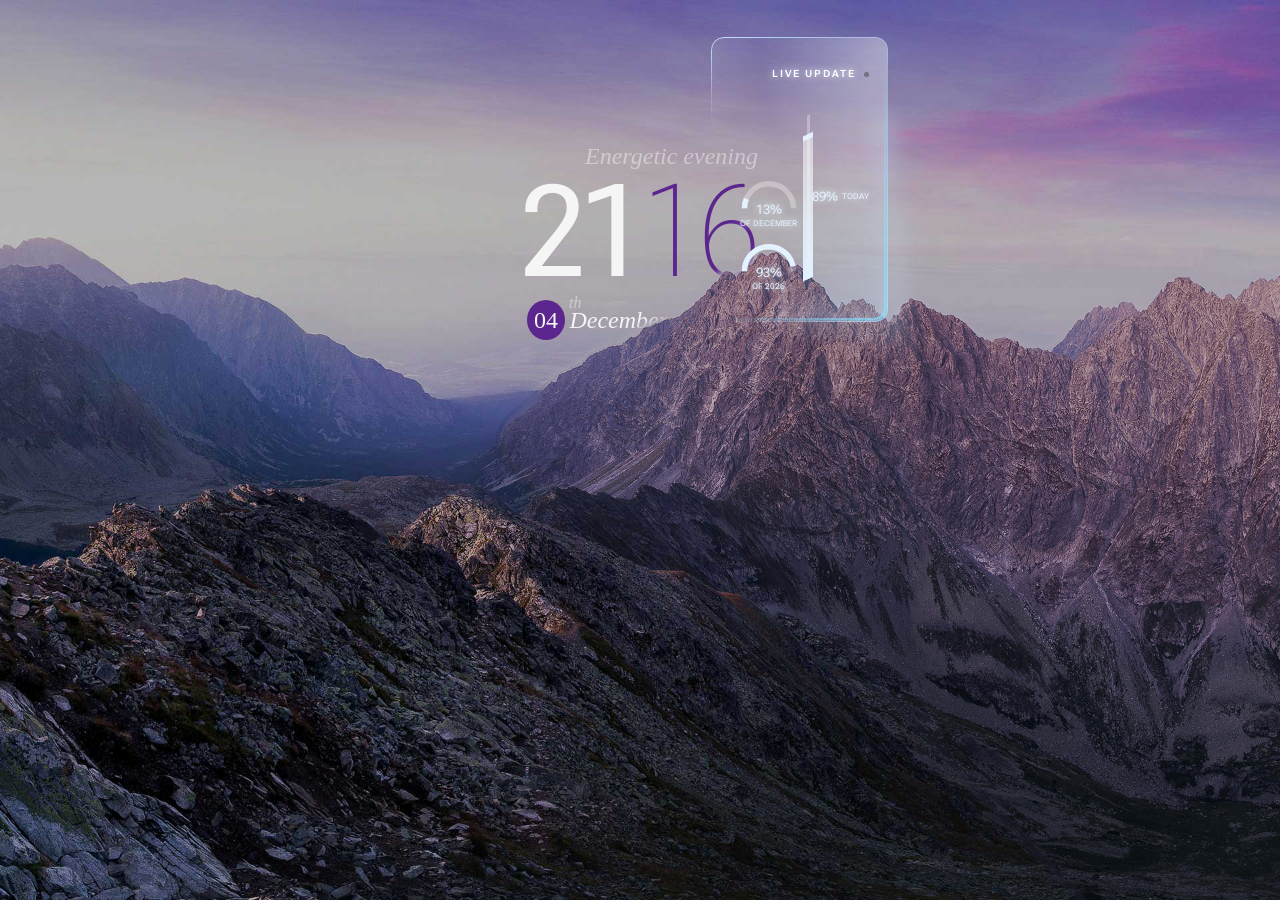
<file: Mountain Time HUD v2/index.html>
<!DOCTYPE html>
<html lang="en">

<head>
    <meta charset="UTF-8">
    <meta name="viewport" content="width=device-width, initial-scale=1.0">
    <title>Mountain Time HUD</title>
    <link rel="stylesheet" href="styles/style.css">
</head>

<body>
    <!-- Fullscreen background -->
    <div id="background">

        <!-- Content area -->
        <div class="content">
            <div class="centre">

                <!-- Descriptive text based on the time of day -->
                <div id="status">It's afternoon</div>

                <!-- Time -->
                <div id="time">
                    <span id="hh">00</span><span id="mm">00</span>
                </div>

                <!-- Date -->
                <div id="date">
                    <span id="dd">00</span><sup id="sf">th</sup><span id="month">---</span>
                </div>

                <!-- HUD Glass Display -->
                <div class="glass" id="glass">
                    <span class="border"></span>

                    <!-- Glass content -->
                    <div class="glass-content">

                        <!-- TOP - Heading -->
                        <div class="heading">
                            <h6>live update</h6><span></span>
                        </div>

                        <div class="body">

                            <!-- LEFT - Day Progess -->
                            <div class="progress-bar">
                                <span class="bar" id="dayProgress"></span><span class="value-text" id="dayProgressValue">00%</span>today
                            </div>

                            <!-- RIGHT - Month & Year Progress -->
                            <div class="progress-circulars">

                                <!-- UP - Month Progress -->
                                <div class="row">
                                    <div class="progress-container" id="monthProgress" style="--value: 00;">
                                        <!-- Semi-circular progress bar -->
                                        <svg viewBox="0 0 220 120">
                                            <defs>
                                                <linearGradient id="gradient" x1="0" x2="0" y1="1" y2="0">
                                                    <stop offset="30%" stop-opacity="0.3" stop-color="white" />
                                                    <stop offset="100%" stop-opacity="1" stop-color="white" />
                                                </linearGradient>
                                            </defs>
                                            <!-- Background Arc -->
                                            <path class="background" d="M20 100 A90 90 0 0 1 200 100" />
                                            <!-- Progress Arc -->
                                            <path class="progress" d="M20 100 A90 90 0 0 1 200 100" />
                                        </svg>

                                        <!-- Label text -->
                                        <div class="text">
                                            <div class="value-text" id="monthProgressValue">00%</div>
                                            <div class="sub-text" id="monthProgressText">of ---</div>
                                        </div>
                                    </div>
                                </div>

                                <!-- DOWN - Year Progress -->
                                <div class="row">
                                    <div class="progress-container" id="yearProgress" style="--value: 00;">
                                        <!-- Semi-circular progress bar -->
                                        <svg viewBox="0 0 220 120">
                                            <!-- Background Arc -->
                                            <path class="background" d="M20 100 A90 90 0 0 1 200 100" />
                                            <!-- Progress Arc -->
                                            <path class="progress" d="M20 100 A90 90 0 0 1 200 100" />
                                        </svg>

                                        <!-- Label text -->
                                        <div class="text">
                                            <div class="value-text" id="yearProgressValue">00%</div>
                                            <div class="sub-text" id="yearProgressText">of ----</div>
                                        </div>
                                    </div>
                                </div>
                            </div>
                        </div>
                    </div>
                </div>
            </div>
        </div>

        <!-- Background layer -->
        <div class="bg-layer"></div>
        
    </div>

    <!-- Main JavaScript file -->
    <script src="js/app.js"></script>
</body>

</html>
</file>
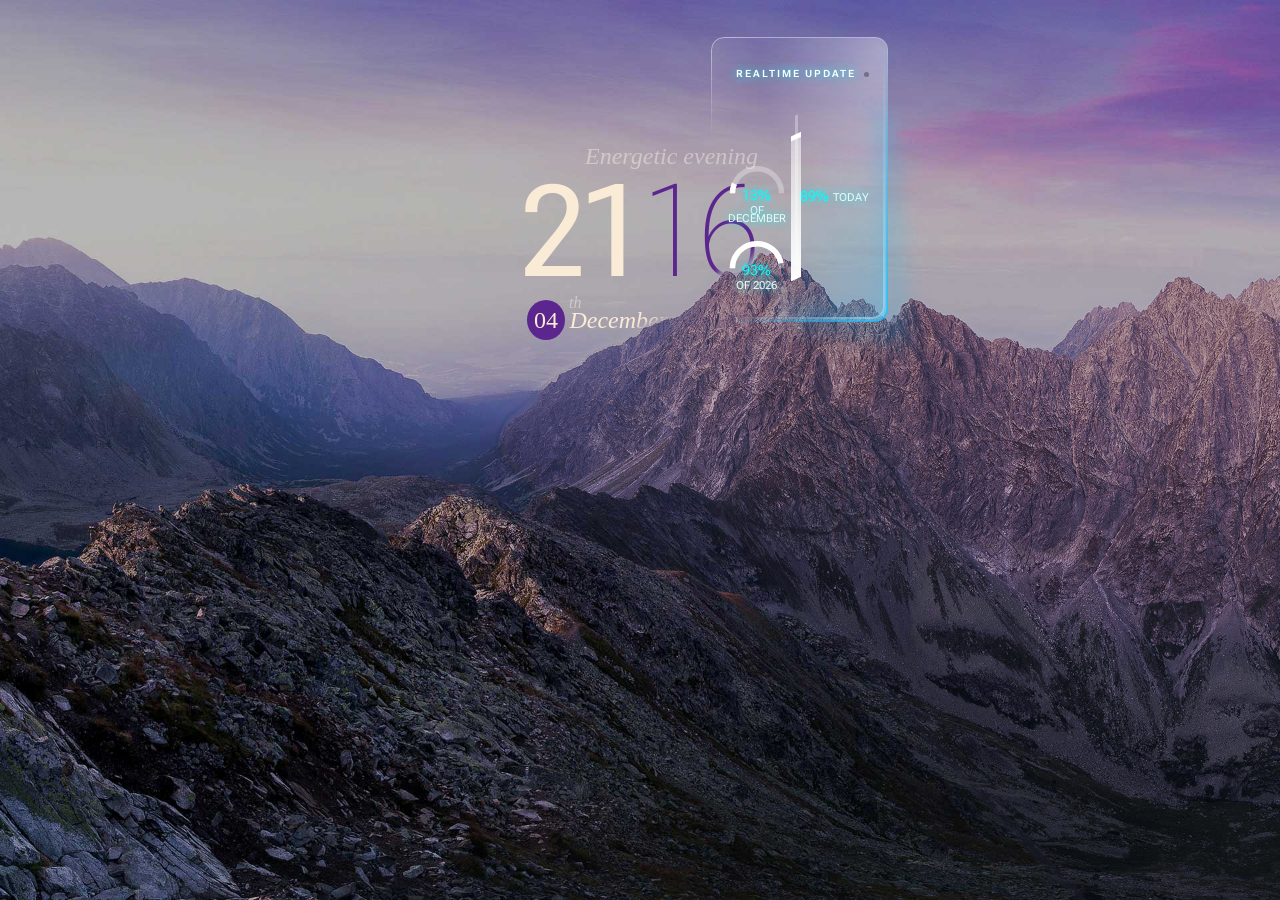
<file: Mountain Time HUD/index.html>
<!DOCTYPE html>
<html lang="en">

<head>
    <meta charset="UTF-8">
    <meta name="viewport" content="width=device-width, initial-scale=1.0">
    <title>Mountain Time HUD</title>
    <link rel="stylesheet" href="styles/style.css">
</head>

<body>
    <!-- Fullscreen background -->
    <div id="background">

        <!-- Content area -->
        <div class="content">
            <div class="centre">

                <!-- Descriptive text based on the time of day -->
                <div id="status">It's afternoon</div>

                <!-- Time -->
                <div id="time">
                    <span id="hh">00</span><span id="mm">00</span>
                </div>

                <!-- Date -->
                <div id="date">
                    <span id="dd">00</span><sup id="sf">th</sup><span id="month">---</span>
                </div>

                <!-- HUD Glass Display -->
                <div class="glass">
                    <span class="border"></span>

                    <!-- Glass content -->
                    <div class="glass-content">

                        <!-- TOP - Heading -->
                        <div class="heading">
                            <h6>realtime update</h6><span></span>
                        </div>

                        <div class="body">

                            <!-- LEFT - Day Progess -->
                            <div class="progress-bar">
                                <span class="bar" id="dayProgress"></span><span class="value-text" id="dayProgressValue">00%</span>today
                            </div>

                            <!-- RIGHT - Month & Year Progress -->
                            <div class="progress-circulars">

                                <!-- UP - Month Progress -->
                                <div class="row">
                                    <div class="progress-container" id="monthProgress" style="--value: 00;">
                                        <!-- Semi-circular progress bar -->
                                        <svg viewBox="0 0 220 120">
                                            <defs>
                                                <linearGradient id="gradient" x1="0" x2="0" y1="1" y2=0">
                                                    <stop offset="30%" stop-opacity="0.3" stop-color="white" />
                                                    <stop offset="100%" stop-opacity="1" stop-color="white" />
                                                </linearGradient>
                                            </defs>
                                            <!-- Background Arc -->
                                            <path class="background" d="M20 100 A90 90 0 0 1 200 100" />
                                            <!-- Progress Arc -->
                                            <path class="progress" d="M20 100 A90 90 0 0 1 200 100" />
                                        </svg>

                                        <!-- Label text -->
                                        <div class="text">
                                            <div class="value-text" id="monthProgressValue">00%</div>
                                            <div class="sub-text" id="monthProgressText">of ---</div>
                                        </div>
                                    </div>
                                </div>

                                <!-- DOWN - Year Progress -->
                                <div class="row">
                                    <div class="progress-container" id="yearProgress" style="--value: 00;">
                                        <!-- Semi-circular progress bar -->
                                        <svg viewBox="0 0 220 120">
                                            <!-- Background Arc -->
                                            <path class="background" d="M20 100 A90 90 0 0 1 200 100" />
                                            <!-- Progress Arc -->
                                            <path class="progress" d="M20 100 A90 90 0 0 1 200 100" />
                                        </svg>

                                        <!-- Label text -->
                                        <div class="text">
                                            <div class="value-text" id="yearProgressValue">00%</div>
                                            <div class="sub-text" id="yearProgressText">of ----</div>
                                        </div>
                                    </div>
                                </div>
                            </div>
                        </div>
                    </div>
                </div>
            </div>
        </div>

        <!-- Background layer -->
        <div class="bg-layer"></div>
        
    </div>

    <!-- Main JavaScript file -->
    <script src="js/app.js"></script>
</body>

</html>
</file>
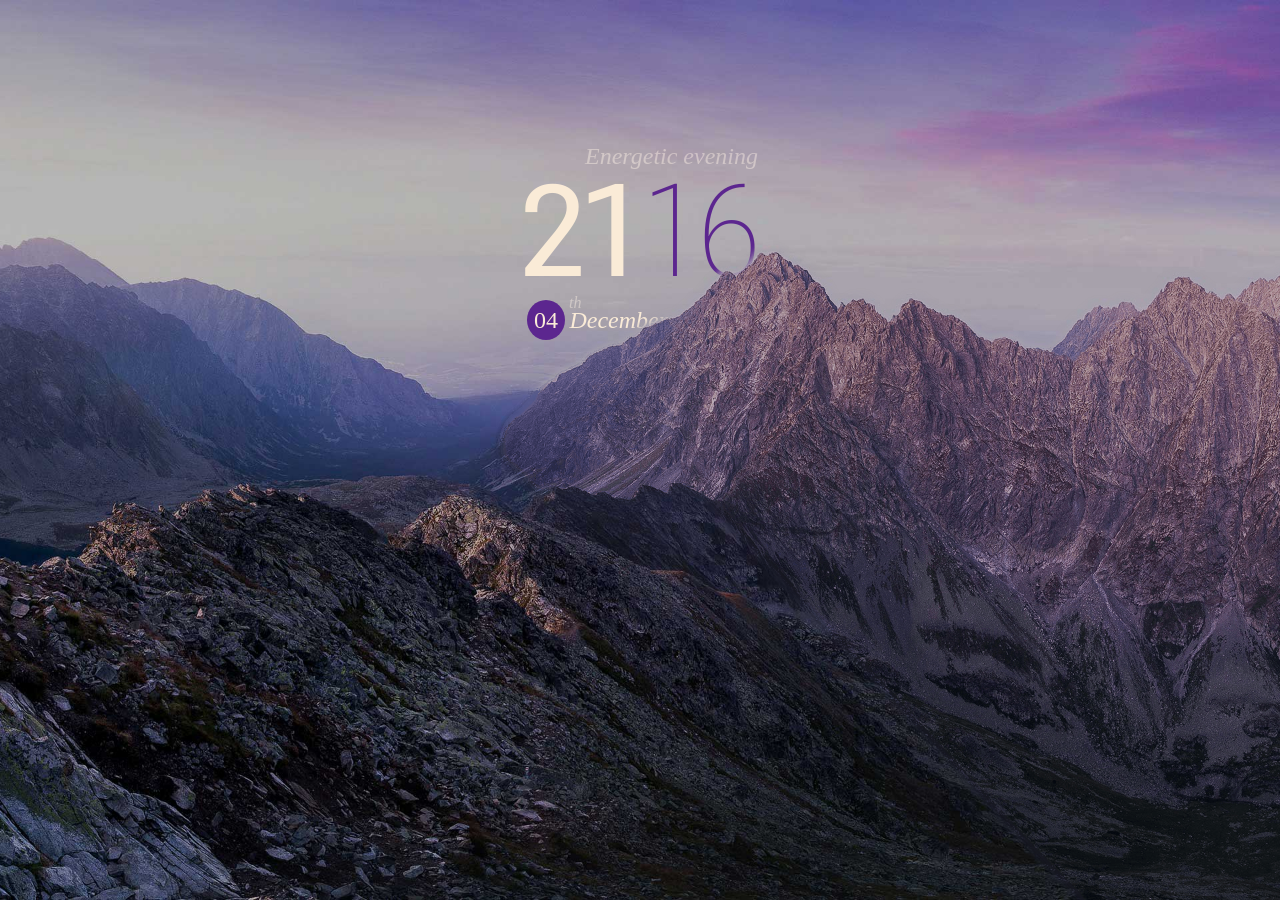
<file: Mountain Time/index.html>
<!DOCTYPE html>
<html lang="en">

<head>
    <meta charset="UTF-8">
    <meta name="viewport" content="width=device-width, initial-scale=1.0">
    <title>Mountain Time</title>
    <link rel="stylesheet" href="style.css">
</head>

<body>
    <div id="background">

        <!-- Content area -->
        <div class="content">
            <div class="centre">

                <!-- Descriptive status -->
                <div id="status">It's afternoon</div>

                <!-- Time -->
                <div id="time">
                    <span id="hh">00</span><span id="mm">00</span>
                </div>

                <!-- Date -->
                <div id="date">
                    <span id="dd">00</span><sup id="sf">th</sup><span id="month">---</span>
                </div>
                
            </div>
        </div>
        
        <!-- Background image layer -->
        <div class="bg-layer"></div>
    </div>

    <script>
        // DOM elements
        const statusText = document.getElementById('status')
        const hourText = document.getElementById('hh')
        const minText = document.getElementById('mm')
        const dateText = document.getElementById('dd')
        const suffixText = document.getElementById('sf')
        const monthText = document.getElementById('month')

        // Custom variables
        const monthNames = ["January", "February", "March", "April", "May", "June", "July", "August", "September", "October", "November", "December"]
        const suffix = ["st", "nd", "rd", "th"]
        const statuses = ["A new day began", "Now it's midnight", "Cool & calm dawn", "Mindful morning", "Bright noon", "Afternoon dusk", "Energetic evening", "Starry night"]

        // FUNC - Date number suffix (st / nd / rd / th)
        function dateSuffix(inputDate) {
            inputDate = String(inputDate)

            if (inputDate.endsWith('1')) {
                return suffix[0]
            } else if (inputDate.endsWith('2')) {
                return suffix[1]
            } else if (inputDate.endsWith('3')) {
                return suffix[2]
            } else {
                return suffix[3]
            }
        }

        // FUNC - Descriptive status based on the time
        function dayStatus(inputHour) {
            inputHour = Number(inputHour)

            if (inputHour >= 22) {
                return statuses[7]
            } else if (inputHour >= 18) {
                return statuses[6]
            } else if (inputHour >= 14) {
                return statuses[5]
            } else if (inputHour >= 12) {
                return statuses[4]
            } else if (inputHour >= 6) {
                return statuses[3]
            } else if (inputHour >= 4) {
                return statuses[2]
            } else if (inputHour >= 1) {
                return statuses[1]
            } else if (inputHour == 0) {
                return statuses[0]
            }
        }

        // FUNC - Main datetime loop
        function timeDisplay() {
            // new date for current datetime
            const currentDatetime = new Date()

            // datetime formates
            const currentHours = currentDatetime.getHours()
            const currentHH = Number(currentHours) > 9 ? currentHours : `0${currentHours}`
            const currentMins = currentDatetime.getMinutes()
            const currentMM = Number(currentMins) > 9 ? currentMins : `0${currentMins}`
            const currentDate = currentDatetime.getDate()
            const currentDD = Number(currentDate) > 9 ? currentDate : `0${currentDate}`
            const currentMonth = monthNames[currentDatetime.getMonth()]

            // datetime display
            statusText.innerText = dayStatus(currentHours)
            hourText.innerText = currentHH
            minText.innerText = currentMM
            dateText.innerText = currentDD
            suffixText.innerText = dateSuffix(currentDD)
            monthText.innerText = currentMonth
        }
        
        // Every second loop to update the information
        setInterval(() => {
            timeDisplay()
        }, 1000);

    </script>
</body>

</html>
</file>
<file: Mountain Time HUD v2/styles/style.css>
/* Custom font configuration */
@font-face {
    font-family: 'Roboto Flex';
    src: url('../assets/RobotoFlex.woff2') format('woff2-variations');
    src: url('../assets/RobotoFlex.woff2') format('woff2') tech('variations');
    font-weight: 100 1000;
    font-stretch: 25% 151%;
}

@font-face {
    font-family: 'Alien League';
    src: url('../assets/alienleague.ttf');
    /* font-weight: 100 1000;
    font-stretch: 25% 151%; */
}


* {
    margin: 0;
    padding: 0;
    box-sizing: border-box;
    -moz-box-sizing: border-box;
    -webkit-box-sizing: border-box;
}


html,
body {
    height: 100%;
    width: 100%;

    /* Variables */
    --font-sans-serif: 'Roboto Flex', Arial, Helvetica, sans-serif;
    --font-serif: 'Times New Roman', Times, serif;
    --color-primary: rgb(92, 38, 143);
    /* --color-ascent: aqua; */
    --color-ascent1: 198,229,255;
    --color-ascent: rgb(226 242 255);
    --color-ascent: #e4f2ff;
    --color-light: whitesmoke; /* or, antiquewhite */
}

body #background {
    position: relative;
    height: 100%;
    background: url('../assets/BG.jpg');
    background-size: cover;
    background-repeat: no-repeat;
    background-position: center center;
}

#background .content {
    position: relative;
    height: 100%;
    width: 100%;
    text-align: center;
}

.content .centre {
    position: relative;
    display: inline-block;
    top: 16%;
    line-height: 1;
}

.centre #status {
    text-align: right;
    font-size: 1.5rem;
    font-style: italic;
    color: var(--color-light);
    mix-blend-mode: soft-light;
}

.centre #time {
    font-family: var(--font-sans-serif);
    font-size: 8rem;
    font-weight: 500;
    /* font-variation-settings: 'GRAD' 150; */
    color: var(--color-light);
}

#time #mm {
    color: var(--color-primary);
    font-weight: 250;
    /* font-variation-settings: 'GRAD' -200; */
}

.centre #date {
    position: relative;
    text-align: left;
    font-size: 1.5rem;
    left: 5px;
    top: 10px;
}

#date #dd {
    /* display: inline-block;
    height: 50px;
    width: 50px; */
    position: relative;
    padding: 7px;
    border-radius: 50%;
    background: var(--color-primary);
    color: var(--color-light);
    z-index: 2;
}

#date sup {
    position: relative;
    left: 4px;
    top: -0.7rem;
    font-size: initial;
    font-style: italic;
    color: var(--color-light);
    mix-blend-mode: soft-light;
    z-index: 2;
}

#date #month {
    position: relative;
    left: -8px;
    font-style: italic;
    color: var(--color-light);
}

#background .bg-layer {
    position: absolute;
    bottom: 0;
    height: 100%;
    width: 100%;
}

#background .bg-layer {
    background: url('../assets/L02.png');
    background-size: cover;
    background-repeat: no-repeat;
    background-position: center center;
}

/*
    GLASS Design
    -----------------------
 */

@keyframes glitch {
    0%, 1.2%, 1.5%, 1.8%, 2.1%, 1.7%, 3.4%, 2.2%, 3.1%, 1.3%, 2.7%, 1.9%, 2.3%, 1.5%, 2.6%, 1.4%, 1.1%, 2.9% {
        opacity: 0;
    }
    4.2%, 3.5%, 3.8%, 5.1%, 4.7%, 7.4%, 0.2%, 3.1%, 4.3%, 3.7%, 2.9%, 3.3%, 5.5%, 1.6%, 4.4%, 3.1%, 8.9% {
        opacity: 1;
    }
}

.centre .glass {
    visibility: visible;
    position: absolute;
    left: 80%;
    top: -60%;
    height: 160%;
    width: 75%;
    /* background: linear-gradient(65deg, transparent 25%, rgba(250, 235, 215, 0.69)); */
    /* background: radial-gradient(at 97% 5.3%, #ffffff5f 0px, transparent 50%), radial-gradient(at 99.6% 98.1%, #42c9ff4e 0px, transparent 50%), radial-gradient(at -100% -20%, #ffffff55 0px, transparent 50%) #fff0; */
    background: radial-gradient(at 97% 5.3%, #ffffff5f 0px, transparent 50%), radial-gradient(at 99.6% 98.1%, rgba(var(--color-ascent1), 0.306) 0px, transparent 50%), radial-gradient(at -100% -20%, #ffffff55 0px, transparent 50%) #fff0;
    border-radius: 0.8rem;
    /* animation: glitch 10s linear 0s infinite forwards; */
    z-index: 1;
    /* filter: grayscale(); */
}

.content .glass.hide {
    visibility: hidden;
}

/* Glass's lower-right glow */
.glass::before {
    content: '';
    position: absolute;
    bottom: 0;
    right: 0;
    height: 80%;
    width: 70%;
    border-radius: inherit;
    /* box-shadow: 20px 20px 10px rgba(3, 188, 255, 0.2); */
    box-shadow: 20px 20px 10px rgba(var(--color-ascent1), 0.25);
    transform-origin: bottom right;
    transform: rotate(10deg) skew(14deg);
    filter: blur(10px);
}

/* Glass's upper-left edge */
.glass::after {
    content: '';
    position: absolute;
    top: 0;
    left: 0;
    right: 0;
    bottom: 0;
    /* border: 1px solid white; */
    border: 1px solid rgb(var(--color-ascent1));
    border-radius: inherit;
    /* mask-image: linear-gradient(165deg, rgba(255, 255, 255, 0.5), transparent 30%); */
    mask-image: linear-gradient(165deg, rgba(255, 255, 255, 1), transparent 25%);
}

/* Glass's lower-right outer edge */
.glass .border {
    position: absolute;
    top: 0;
    left: 0;
    right: 0;
    bottom: 0;
    /* border: 2px solid rgb(0, 183, 255); */
    border: 1px solid rgb(var(--color-ascent1));
    border-radius: inherit;
    mask-image: linear-gradient(120deg, transparent 50%, rgba(255, 255, 255, 0.8));
}

/* Glass's lower-right inner edge */
.glass .border::before {
    content: '';
    position: absolute;
    top: 0;
    left: 0;
    right: 1px;
    bottom: 1px;
    border-radius: inherit;
    border: 2px solid rgb(137, 221, 255);
    box-shadow: 2px 2px 3px rgba(137, 222, 255, 0.63);
}

.glass .glass-content {
    height: 100%;
    width: 100%;
    padding: 2.0rem 1.2rem;

    /* Global font style */
    font-family: var(--font-sans-serif);
    text-transform: uppercase;
    /* text-shadow: 0 0 10px #458bae; */
    /* text-shadow: 0 0 10px #458bae; */
    font-size: 0.5rem;
    color: var(--color-ascent);
    /* color: white; */
    text-shadow: 0px 0px 7px rgb(231 248 255);
    /* z-index: -5; */
}

.glass-content .value-text {
    color: var(--color-ascent);
    font-size: 0.8rem;
}

.glass-content .heading {
    /* border: 1px solid; */
    position: relative;
    text-align: right;
    display: flex;
    align-items: center;
    justify-content: flex-end;
    gap: 0.5rem;
}

.glass-content .heading h6 {
    font-size: 0.6rem;
    color: white;
    letter-spacing: 2px;
}

.glass-content .heading span {
    height: 5px;
    width: 5px;
    border-radius: 50%;
    background: rgb(0, 255, 0);
    box-shadow: 0 0 5px 5px rgba(0, 255, 0, 0.5);
    animation: blink 1s linear 0s infinite normal forwards;
}

@keyframes blink {
    to {
        opacity: 0.5;
        background: rgb(64, 64, 64);
        box-shadow: 0 0 0px 0px rgba(0, 255, 0, 0.5);
    }
}

.glass-content .body {
    /* border: 1px solid; */
    height: 100%;
    display: flex;
    align-items: end;
    justify-content: right;
    flex-direction: row-reverse;
    gap: 0.5rem;
    padding-top: 1rem;
}

.body div {
    height: 100%;
}

.body div.progress-bar {
    /* border: 1px solid; */
    display: flex;
    /* flex-direction: column; */
    justify-content: center;
    align-items: center;
    gap: 0.2rem;
    writing-mode: sideways-lr;
    -ms-writing-mode: bt-lr;
}

div.progress-bar .bar {
    --width: 10px;
    --height: 80%; /* Manipulated from JavaScript*/

    position: relative;
    display: inline-block;
    height: 80%;
    width: calc(var(--width) / 4);
    /* border-radius: 3px; */
    transform: skewY(155deg);
    /* margin: 0 6px; */
    background: rgba(255, 255, 255, 0.3);
    /* background: linear-gradient(to top, rgba(255, 255, 255, 0.3) 70%, var(--color-ascent)); */
}

div.progress-bar .bar::after {
    content: '';
    position: absolute;
    bottom: 0;
    left: 50%;
    width: var(--width);
    height: var(--height);
    border-radius: inherit;
    transform: translateX(-50%);
    /* background: rgb(255, 255, 255); */
    /* background: linear-gradient(to top, white 50%, rgb(255, 113, 113); */
    background: linear-gradient(to top, var(--color-ascent), rgba(255, 255, 255, 0.5) 96%, var(--color-ascent) 97%);
}

body div.progress-circulars {
    display: flex;
    flex-direction: column;
    justify-content: end;
}

div.progress-circulars .row {
    /* border: 1px solid; */
    width: 60px;
    height: auto;
    padding-top: 0.5rem;
}

.row .progress-container {
    /* Dynamic progress value (modifies by JavaScript) */
    --value: 72;

    position: relative;
    height: auto;
    width: inherit;
}

.progress-container svg {
    width: 100%;
    height: auto;
}

.progress-container svg path {
    fill: none;
    stroke-width: 20;
    /* stroke-linecap: round; */
}

.progress-container svg path.background {
    stroke: rgba(255, 255, 255, 0.3);
}

.progress-container svg path.progress {
    stroke: var(--color-ascent);
    /* stroke: url(#gradient); */

    /*
        Total length of semicircle radius = 90
        semicircle length = PI * r ≈ 282.74
    */
    stroke-dasharray: 283;

    /* Dynamic progress calculation */
    stroke-dashoffset: calc(283 - (283 * var(--value)) / 100);
    transition: stroke-dashoffset 0.8s ease;
}

.progress-container .text {
    position: relative;
    top: -10px;
    text-align: center;
    line-height: 0.7;
}

.progress-container .sub-text {
    margin-top: 6px;
}
</file>
<file: Mountain Time HUD/styles/style.css>
/* Custom font configuration */
@font-face {
    font-family: 'Roboto Flex';
    src: url('../assets/RobotoFlex.woff2') format('woff2-variations');
    src: url('../assets/RobotoFlex.woff2') format('woff2') tech('variations');
    font-weight: 100 1000;
    font-stretch: 25% 151%;
}


* {
    margin: 0;
    padding: 0;
    box-sizing: border-box;
    -moz-box-sizing: border-box;
    -webkit-box-sizing: border-box;
}

html,
body {
    height: 100%;
    width: 100%;

    /* Variables */
    --font-sans-serif: 'Roboto Flex', Arial, Helvetica, sans-serif;
    --font-serif: 'Times New Roman', Times, serif;
}

body #background {
    position: relative;
    height: 100%;
    background: url('../assets/BG.jpg');
    background-size: cover;
    background-repeat: no-repeat;
    background-position: center center;
}

#background .content {
    position: relative;
    height: 100%;
    width: 100%;
    text-align: center;
}

.content .centre {
    position: relative;
    display: inline-block;
    top: 16%;
    line-height: 1;
}

.centre #status {
    text-align: right;
    font-size: 1.5rem;
    font-style: italic;
    color: antiquewhite;
    mix-blend-mode: soft-light;
}

.centre #time {
    font-family: var(--font-sans-serif);
    font-size: 8rem;
    font-weight: 500;
    /* font-variation-settings: 'GRAD' 150; */
    color: antiquewhite;
}

#time #mm {
    color: rgb(92, 38, 143);
    font-weight: 250;
    /* font-variation-settings: 'GRAD' -200; */
}

.centre #date {
    position: relative;
    text-align: left;
    font-size: 1.5rem;
    left: 5px;
    top: 10px;
}

#date #dd {
    /* display: inline-block;
    height: 50px;
    width: 50px; */
    position: relative;
    padding: 7px;
    border-radius: 50%;
    background: rgb(92, 38, 143);
    color: antiquewhite;
    z-index: 2;
}

#date sup {
    position: relative;
    left: 4px;
    top: -0.7rem;
    font-size: initial;
    font-style: italic;
    color: antiquewhite;
    mix-blend-mode: soft-light;
    z-index: 2;
}

#date #month {
    position: relative;
    left: -8px;
    font-style: italic;
    color: antiquewhite;
}

#background .bg-layer {
    position: absolute;
    bottom: 0;
    height: 100%;
    width: 100%;
}

#background .bg-layer {
    background: url('../assets/L02.png');
    background-size: cover;
    background-repeat: no-repeat;
    background-position: center center;
}

/*
    GLASS Design
    -----------------------
 */

@keyframes glitch {
    0%, 1.2%, 1.5%, 1.8%, 2.1%, 1.7%, 3.4%, 2.2%, 3.1%, 1.3%, 2.7%, 1.9%, 2.3%, 1.5%, 2.6%, 1.4%, 1.1%, 2.9% {
        opacity: 0;
    }
    4.2%, 3.5%, 3.8%, 5.1%, 4.7%, 7.4%, 0.2%, 3.1%, 4.3%, 3.7%, 2.9%, 3.3%, 5.5%, 1.6%, 4.4%, 3.1%, 8.9% {
        opacity: 1;
    }
}

.centre .glass {
    position: absolute;
    left: 80%;
    top: -60%;
    height: 160%;
    width: 75%;
    /* background: linear-gradient(65deg, transparent 25%, rgba(250, 235, 215, 0.69)); */
    background: radial-gradient(at 97% 5.3%, #ffffff5f 0px, transparent 50%), radial-gradient(at 99.6% 98.1%, #42c9ff4e 0px, transparent 50%), radial-gradient(at -100% -20%, #ffffff55 0px, transparent 50%) #fff0;
    border-radius: 0.8rem;
    /* animation: glitch 10s linear 0s infinite forwards; */
    z-index: 1;
}

/* Glass's lower-right glow */
.glass::before {
    content: '';
    position: absolute;
    bottom: 0;
    right: 0;
    height: 80%;
    width: 70%;
    border-radius: inherit;
    box-shadow: 20px 20px 10px rgba(3, 188, 255, 0.2);
    transform-origin: bottom right;
    transform: rotate(10deg) skew(14deg);
    filter: blur(10px);
}

/* Glass's upper-left edge */
.glass::after {
    content: '';
    position: absolute;
    top: 0;
    left: 0;
    right: 0;
    bottom: 0;
    border: 1px solid white;
    border-radius: inherit;
    mask-image: linear-gradient(165deg, rgba(255, 255, 255, 0.5), transparent 30%);
}

/* Glass's lower-right outer edge */
.glass .border {
    position: absolute;
    top: 0;
    left: 0;
    right: 0;
    bottom: 0;
    border: 2px solid rgb(0, 183, 255);
    border-radius: inherit;
    mask-image: linear-gradient(120deg, transparent 50%, rgba(255, 255, 255, 0.8));
}

/* Glass's lower-right inner edge */
.glass .border::before {
    content: '';
    position: absolute;
    top: 0;
    left: 0;
    right: 1px;
    bottom: 1px;
    border-radius: inherit;
    border: 2px solid rgb(137, 221, 255);
    box-shadow: 2px 2px 3px rgba(137, 222, 255, 0.63);
}

.glass .glass-content {
    height: 100%;
    width: 100%;
    padding: 2.0rem 1.2rem;

    /* Global font style */
    font-family: var(--font-sans-serif);
    text-transform: uppercase;
    text-shadow: 0 0 10px aqua;
    font-size: 0.7rem;
    color: whitesmoke;
    /* z-index: -5; */
}

.glass-content .value-text {
    color: aqua;
    font-size: 0.9rem;
}

.glass-content .heading {
    /* border: 1px solid; */
    position: relative;
    text-align: right;
    display: flex;
    align-items: center;
    justify-content: flex-end;
    gap: 0.5rem;
}

.glass-content .heading h6 {
    font-size: 0.6rem;
    color: white;
    letter-spacing: 2px;
}

.glass-content .heading span {
    height: 5px;
    width: 5px;
    border-radius: 50%;
    background: rgb(0, 255, 0);
    box-shadow: 0 0 5px 5px rgba(0, 255, 0, 0.5);
    animation: blink 1s linear 0s infinite forwards;
}

@keyframes blink {
    to {
        opacity: 0.5;
        background: rgb(64, 64, 64);
        box-shadow: 0 0 0px 0px rgba(0, 255, 0, 0.5);
    }
}

.glass-content .body {
    /* border: 1px solid; */
    height: 100%;
    display: flex;
    align-items: end;
    justify-content: right;
    flex-direction: row-reverse;
    gap: 0.5rem;
    padding-top: 1rem;
}

.body div {
    height: 100%;
}

.body div.progress-bar {
    /* border: 1px solid; */
    display: flex;
    /* flex-direction: column; */
    justify-content: center;
    align-items: center;
    gap: 0.2rem;
    writing-mode: sideways-lr;
    -ms-writing-mode: bt-lr;
}

div.progress-bar .bar {
    --width: 10px;
    --height: 80%; /* Manipulated from JavaScript*/

    position: relative;
    display: inline-block;
    height: 80%;
    width: calc(var(--width) / 4);
    /* border-radius: 3px; */
    transform: skewY(155deg);
    /* margin: 0 6px; */
    background: rgba(255, 255, 255, 0.3);
    /* background: linear-gradient(to top, rgba(255, 255, 255, 0.3) 70%, aqua); */
}

div.progress-bar .bar::after {
    content: '';
    position: absolute;
    bottom: 0;
    left: 50%;
    width: var(--width);
    height: var(--height);
    border-radius: inherit;
    transform: translateX(-50%);
    /* background: rgb(255, 255, 255); */
    /* background: linear-gradient(to top, white 50%, rgb(255, 113, 113); */
    background: linear-gradient(to top, rgb(255, 255, 255), rgba(255, 255, 255, 0.5) 96%, white 97%);
}

body div.progress-circulars {
    display: flex;
    flex-direction: column;
    justify-content: end;
}

div.progress-circulars .row {
    /* border: 1px solid; */
    width: 60px;
    height: auto;
    padding-top: 0.5rem;
}

.row .progress-container {
    /* Dynamic progress value (modifies by JavaScript) */
    --value: 72;

    position: relative;
    height: auto;
    width: inherit;
}

.progress-container svg {
    width: 100%;
    height: auto;
}

.progress-container svg path {
    fill: none;
    stroke-width: 20;
    /* stroke-linecap: round; */
}

.progress-container svg path.background {
    stroke: rgba(255, 255, 255, 0.3);
}

.progress-container svg path.progress {
    stroke: #ffffff;
    /* stroke: url(#gradient); */

    /*
        Total length of semicircle radius = 90
        semicircle length = PI * r ≈ 282.74
    */
    stroke-dasharray: 283;

    /* Dynamic progress calculation */
    stroke-dashoffset: calc(283 - (283 * var(--value)) / 100);

    transition: stroke-dashoffset 0.8s ease;
}

.progress-container .text {
    position: relative;
    top: -10px;
    text-align: center;
    line-height: 0.7;
}

.progress-container .sub-text {
    margin-top: 6px;
}
</file>
<file: Mountain Time/style.css>
@font-face {
    font-family: 'Roboto Flex';
    src: url('assets/RobotoFlex.woff2') format('woff2-variations');
    src: url('assets/RobotoFlex.woff2') format('woff2') tech('variations');
    font-weight: 100 1000;
    font-stretch: 25% 151%;
}

* {
    margin: 0;
    padding: 0;
    box-sizing: border-box;
}

html,
body {
    height: 100%;
    width: 100%;

    /* Variables */
    --font-sans-serif: 'Roboto Flex', Arial, Helvetica, sans-serif;
    --font-serif: 'Times New Roman', Times, serif;
}

body #background {
    position: relative;
    height: 100%;
    background: url('assets/BG.jpg');
    background-size: cover;
    background-repeat: no-repeat;
    background-position: center center;
}

#background .content {
    position: relative;
    height: 100%;
    width: 100%;
    text-align: center;
}

.content .centre {
    position: relative;
    display: inline-block;
    top: 16%;
    line-height: 1;
}

.centre #status {
    text-align: right;
    font-size: 1.5rem;
    font-style: italic;
    color: antiquewhite;
    mix-blend-mode: soft-light;
}

.centre #time {
    font-family: var(--font-sans-serif);
    font-size: 8rem;
    font-weight: 500;
    /* font-variation-settings: 'GRAD' 150; */
    color: antiquewhite;
}

#time #mm {
    color: rgb(92, 38, 143);
    font-weight: 250;
    /* font-variation-settings: 'GRAD' -200; */
}

.centre #date {
    position: relative;
    text-align: left;
    font-size: 1.5rem;
    left: 5px;
    top: 10px;
}

#date #dd {
    /* display: inline-block;
    height: 50px;
    width: 50px; */
    position: relative;
    padding: 7px;
    border-radius: 50%;
    background: rgb(92, 38, 143);
    color: antiquewhite;
    z-index: 2;
}

#date sup {
    position: relative;
    font-size: initial;
    font-style: italic;
    color: rgb(250, 235, 215);
    mix-blend-mode: soft-light;
    top: -0.7rem;
    left: 4px;
    z-index: 2;
}

#date #month {
    position: relative;
    left: -8px;
    font-style: italic;
    color: antiquewhite;
}

#background .bg-layer {
    position: absolute;
    bottom: 0;
    height: 100%;
    width: 100%;
}

#background .bg-layer {
    background: url('assets/L02.png');
    background-size: cover;
    background-repeat: no-repeat;
    background-position: center center;
}
</file>
